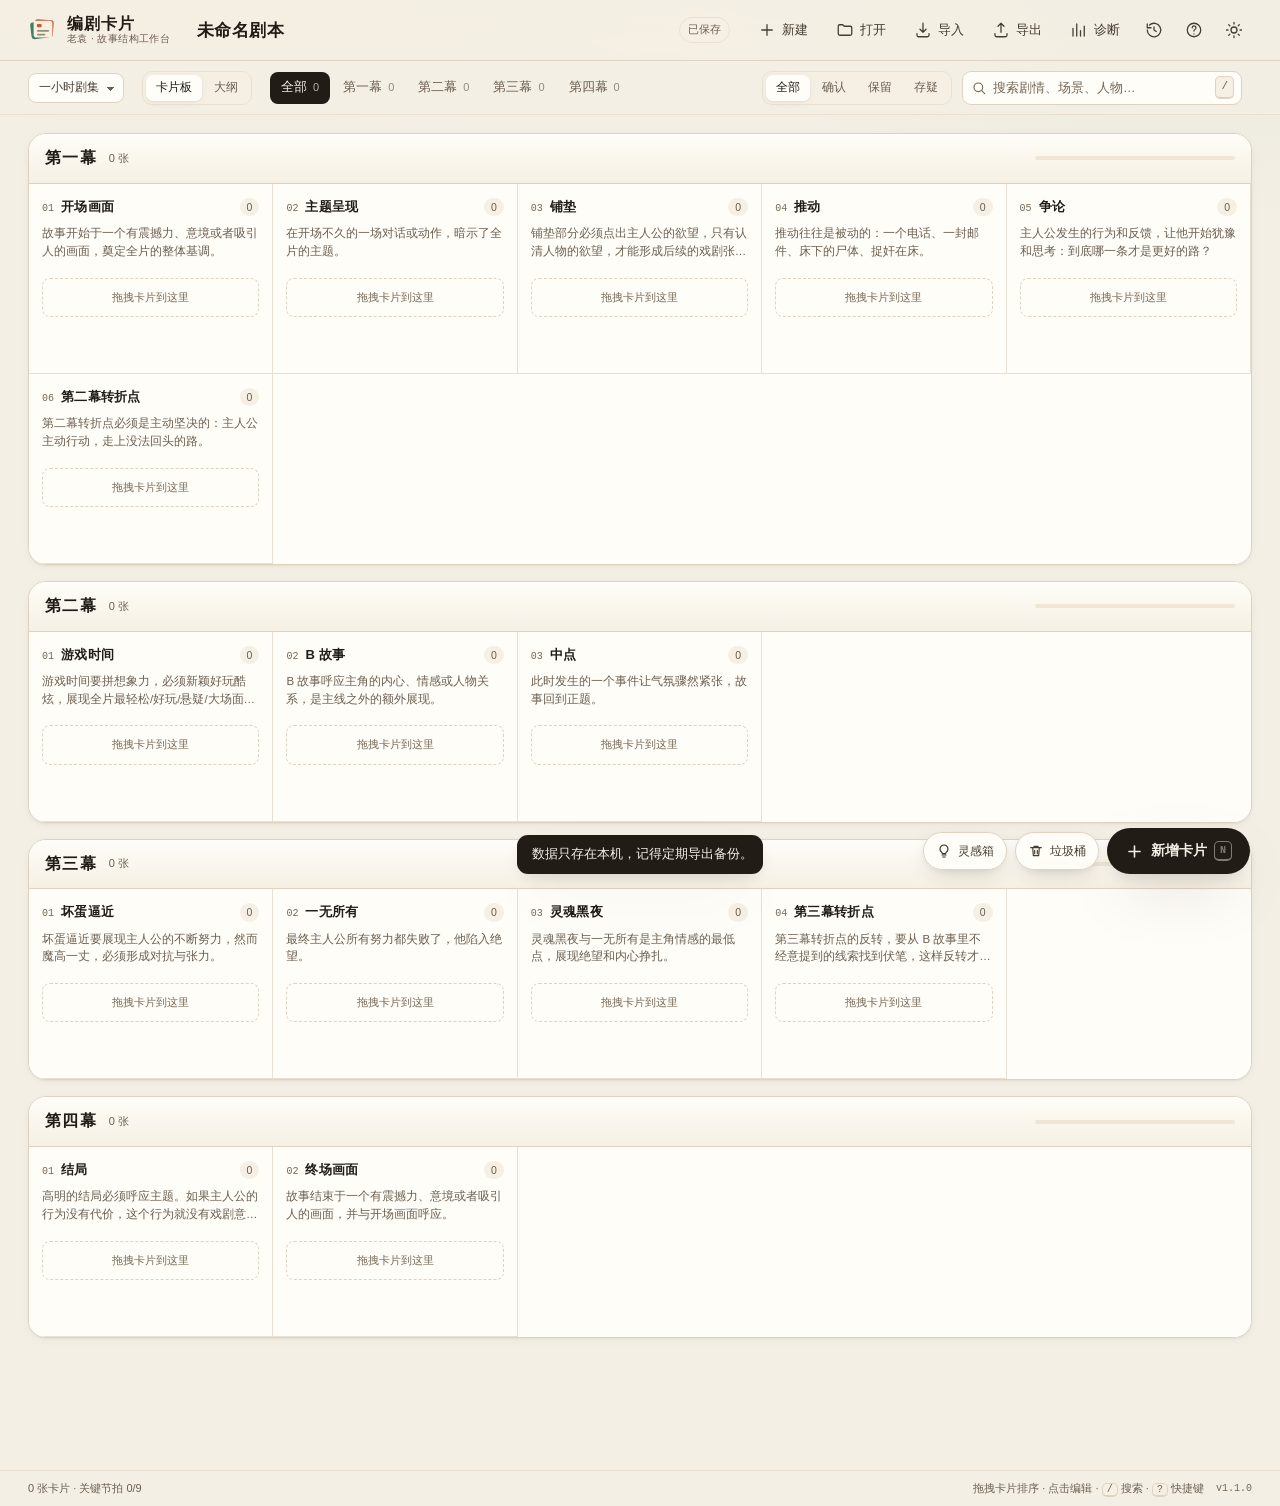
<file: index.html>
<!doctype html>
<html lang="zh-Hans" data-theme="light">
<head>
<meta charset="utf-8">
<meta name="viewport" content="width=device-width, initial-scale=1, viewport-fit=cover">
<title>老袁编剧卡片系统 · 故事结构工作台</title>
<meta name="description" content="老袁编剧卡片系统：用救猫咪节拍表和兔狲文化节拍表拆解故事结构的离线卡片工具。拖拽排序、冲突与情感标注、结构诊断、多项目与导出，全部在浏览器本地完成。">
<meta name="author" content="老袁">
<meta name="color-scheme" content="light dark">
<meta name="theme-color" content="#f6f1e7" media="(prefers-color-scheme: light)">
<meta name="theme-color" content="#16130f" media="(prefers-color-scheme: dark)">
<meta property="og:type" content="website">
<meta property="og:title" content="老袁编剧卡片系统">
<meta property="og:description" content="把故事结构摊在桌面上：救猫咪节拍表 + 兔狲文化节拍表，离线可用。">
<meta property="og:url" content="https://cards.foxlaoy.com/">
<meta property="og:image" content="https://cards.foxlaoy.com/docs/v1.1.0-update-cat-og.jpg">
<meta property="og:image:width" content="1200">
<meta property="og:image:height" content="675">
<link rel="canonical" href="https://cards.foxlaoy.com/">
<link rel="manifest" href="manifest.webmanifest">
<link rel="icon" href="assets/icons/favicon.svg" type="image/svg+xml">
<link rel="apple-touch-icon" href="assets/icons/apple-touch-icon.png">
<link rel="stylesheet" href="assets/app.css">
<script>
  // 在首帧前恢复主题，避免闪白
  (function () {
    try {
      var saved = localStorage.getItem('cardwrite.theme');
      var dark = saved ? saved === 'dark' : matchMedia('(prefers-color-scheme: dark)').matches;
      document.documentElement.dataset.theme = dark ? 'dark' : 'light';
    } catch (e) {}
  })();
</script>
</head>
<body>
<noscript><p style="margin:0;padding:14px 20px;background:#b54a2c;color:#fff;font-size:13px">这个工具需要 JavaScript 才能运行。请在浏览器设置中启用后刷新。</p></noscript>
<a class="skip-link" href="#board">跳到卡片板</a>

<svg class="sprite" aria-hidden="true" focusable="false" xmlns="http://www.w3.org/2000/svg">
  <defs>
    <symbol id="i-plus" viewBox="0 0 24 24"><path d="M12 5v14M5 12h14"/></symbol>
    <symbol id="i-folder" viewBox="0 0 24 24"><path d="M3 7a2 2 0 0 1 2-2h4l2 2h8a2 2 0 0 1 2 2v8a2 2 0 0 1-2 2H5a2 2 0 0 1-2-2z"/></symbol>
    <symbol id="i-import" viewBox="0 0 24 24"><path d="M12 3v12m0 0 4-4m-4 4-4-4M4 17v2a2 2 0 0 0 2 2h12a2 2 0 0 0 2-2v-2"/></symbol>
    <symbol id="i-export" viewBox="0 0 24 24"><path d="M12 15V3m0 0 4 4m-4-4L8 7M4 17v2a2 2 0 0 0 2 2h12a2 2 0 0 0 2-2v-2"/></symbol>
    <symbol id="i-chart" viewBox="0 0 24 24"><path d="M4 20V10m5 10V4m5 16v-7m5 7V7"/></symbol>
    <symbol id="i-help" viewBox="0 0 24 24"><circle cx="12" cy="12" r="9"/><path d="M9.6 9a2.5 2.5 0 1 1 3.5 2.3c-.7.35-1.1.9-1.1 1.7v.4"/><path d="M12 17.2v.1"/></symbol>
    <symbol id="i-search" viewBox="0 0 24 24"><circle cx="11" cy="11" r="6.5"/><path d="m16 16 4.5 4.5"/></symbol>
    <symbol id="i-close" viewBox="0 0 24 24"><path d="m6 6 12 12M18 6 6 18"/></symbol>
    <symbol id="i-trash" viewBox="0 0 24 24"><path d="M4 7h16M9 7V5h6v2m-8 0 1 12h8l1-12M10 11v5m4-5v5"/></symbol>
    <symbol id="i-bulb" viewBox="0 0 24 24"><path d="M9 18h6M10 21h4M12 3a6 6 0 0 0-3.4 10.9c.5.4.9 1 .9 1.7v.4h5v-.4c0-.7.4-1.3.9-1.7A6 6 0 0 0 12 3z"/></symbol>
    <symbol id="i-dots" viewBox="0 0 24 24"><circle cx="5" cy="12" r="1.4"/><circle cx="12" cy="12" r="1.4"/><circle cx="19" cy="12" r="1.4"/></symbol>
    <symbol id="i-check" viewBox="0 0 24 24"><path d="m5 13 4 4 10-10"/></symbol>
    <symbol id="i-undo" viewBox="0 0 24 24"><path d="M9 7H5V3M5.5 7a8 8 0 1 1-1.2 9"/></symbol>
    <symbol id="i-sun" viewBox="0 0 24 24"><circle cx="12" cy="12" r="4"/><path d="M12 2v2m0 16v2M2 12h2m16 0h2M5 5l1.5 1.5M17.5 17.5 19 19M19 5l-1.5 1.5M6.5 17.5 5 19"/></symbol>
    <symbol id="i-moon" viewBox="0 0 24 24"><path d="M20 14.5A8.5 8.5 0 0 1 9.5 4a8.5 8.5 0 1 0 10.5 10.5z"/></symbol>
    <symbol id="i-arrow" viewBox="0 0 24 24"><path d="M5 12h14m-5-5 5 5-5 5"/></symbol>
    <symbol id="i-doc" viewBox="0 0 24 24"><path d="M7 3h7l4 4v14H7z"/><path d="M14 3v4h4M10 12h5m-5 4h5"/></symbol>
    <symbol id="i-grid" viewBox="0 0 24 24"><path d="M4 4h7v7H4zM13 4h7v7h-7zM4 13h7v7H4zM13 13h7v7h-7z"/></symbol>
    <symbol id="i-chevron" viewBox="0 0 24 24"><path d="m6 9 6 6 6-6"/></symbol>
    <symbol id="i-history" viewBox="0 0 24 24"><path d="M3 12a9 9 0 1 0 3-6.7M3 4v5h5"/><path d="M12 8v4l3 2"/></symbol>
    <symbol id="i-print" viewBox="0 0 24 24"><path d="M7 8V3h10v5M7 17H5a2 2 0 0 1-2-2v-4a2 2 0 0 1 2-2h14a2 2 0 0 1 2 2v4a2 2 0 0 1-2 2h-2"/><path d="M7 14h10v7H7z"/></symbol>
  </defs>
</svg>

<header class="appbar">
  <div class="appbar__inner">
    <div class="brand" aria-label="老袁编剧卡片系统">
      <svg class="brand__mark" viewBox="0 0 32 32" aria-hidden="true">
        <rect x="3" y="7" width="20" height="18" rx="3" fill="#3f7f63" transform="rotate(-7 13 16)"/>
        <rect x="7" y="5" width="20" height="18" rx="3" fill="#c25a3a" transform="rotate(4 17 14)"/>
        <rect x="6" y="6" width="20" height="18" rx="3" fill="#f7efe2"/>
        <rect x="9.5" y="9.5" width="5" height="3.6" rx="1" fill="#c25a3a"/>
        <rect x="9.5" y="16" width="13" height="1.8" rx=".9" fill="#9a8a76"/>
        <rect x="9.5" y="20" width="9" height="1.8" rx=".9" fill="#9a8a76"/>
      </svg>
      <span class="brand__text">
        <strong>编剧卡片</strong>
        <span>老袁 · 故事结构工作台</span>
      </span>
    </div>

    <div class="project">
      <label class="visually-hidden" for="project-title">剧本名称</label>
      <input id="project-title" class="project__title" type="text" value="未命名剧本" maxlength="60" autocomplete="off" spellcheck="false">
      <span id="save-state" class="save-state" role="status" aria-live="polite">已保存</span>
    </div>

    <nav class="actions" aria-label="项目操作">
      <button class="btn btn--ghost" id="btn-new" type="button" title="新建项目">
        <svg class="icon"><use href="#i-plus"/></svg><span class="btn__label">新建</span>
      </button>
      <button class="btn btn--ghost" id="btn-open" type="button" title="打开本地保存的项目">
        <svg class="icon"><use href="#i-folder"/></svg><span class="btn__label">打开</span>
      </button>
      <button class="btn btn--ghost" id="btn-import" type="button" title="导入 JSON 项目文件">
        <svg class="icon"><use href="#i-import"/></svg><span class="btn__label">导入</span>
      </button>
      <details class="menu" id="export-menu">
        <summary class="btn btn--ghost" title="导出项目">
          <svg class="icon"><use href="#i-export"/></svg><span class="btn__label">导出</span>
        </summary>
        <div class="menu__panel" role="menu">
          <button type="button" role="menuitem" data-export="json"><strong>项目备份</strong><span>JSON · 可再次导入</span></button>
          <button type="button" role="menuitem" data-export="md"><strong>故事大纲</strong><span>Markdown · 便于写作</span></button>
          <button type="button" role="menuitem" data-export="csv"><strong>卡片表格</strong><span>CSV · Excel / 飞书表格</span></button>
          <button type="button" role="menuitem" data-export="print"><strong>打印 / PDF</strong><span>按幕分页排版</span></button>
        </div>
      </details>
      <button class="btn btn--ghost" id="btn-stats" type="button" title="结构诊断">
        <svg class="icon"><use href="#i-chart"/></svg><span class="btn__label">诊断</span>
      </button>
      <button class="btn btn--icon" id="btn-history" type="button" title="版本历史" aria-label="版本历史">
        <svg class="icon"><use href="#i-history"/></svg>
      </button>
      <button class="btn btn--icon" id="btn-help" type="button" title="帮助与快捷键" aria-label="帮助与快捷键">
        <svg class="icon"><use href="#i-help"/></svg>
      </button>
      <button class="btn btn--icon" id="btn-theme" type="button" title="切换深色模式" aria-label="切换深色模式">
        <svg class="icon icon--sun"><use href="#i-sun"/></svg>
        <svg class="icon icon--moon"><use href="#i-moon"/></svg>
      </button>
      <button class="btn btn--icon btn--more" id="btn-more" type="button" title="更多" aria-label="更多操作" aria-haspopup="menu" aria-expanded="false">
        <svg class="icon"><use href="#i-dots"/></svg>
      </button>
    </nav>
    <div class="more-menu" id="more-menu" role="menu" hidden>
      <button type="button" role="menuitem" data-more="new"><svg class="icon"><use href="#i-plus"/></svg>新建项目</button>
      <button type="button" role="menuitem" data-more="import"><svg class="icon"><use href="#i-import"/></svg>导入 JSON</button>
      <button type="button" role="menuitem" data-more="stats"><svg class="icon"><use href="#i-chart"/></svg>结构诊断</button>
      <button type="button" role="menuitem" data-more="history"><svg class="icon"><use href="#i-history"/></svg>版本历史</button>
      <button type="button" role="menuitem" data-more="help"><svg class="icon"><use href="#i-help"/></svg>帮助与快捷键</button>
    </div>
  </div>
</header>

<div class="toolbar">
  <label class="type-control">
    <span class="visually-hidden">剧本类型</span>
    <select id="script-type">
      <option value="movie">电影</option>
      <option value="tv-hour">一小时剧集</option>
      <option value="tv-half">半小时喜剧</option>
    </select>
  </label>
  <div class="segmented view-switch" id="view-switch" role="group" aria-label="切换视图">
    <button type="button" data-view="board" class="is-active" aria-pressed="true">卡片板</button>
    <button type="button" data-view="outline" aria-pressed="false">大纲</button>
  </div>
  <div class="toolbar__acts" id="act-tabs" role="tablist" aria-label="按幕筛选"></div>
  <div class="toolbar__filters">
    <div class="segmented" id="status-filter" role="group" aria-label="按卡片标记筛选">
      <button type="button" class="is-active" data-status="all" aria-pressed="true">全部</button>
      <button type="button" data-status="confirmed" aria-pressed="false">确认</button>
      <button type="button" data-status="pending" aria-pressed="false">保留</button>
      <button type="button" data-status="question" aria-pressed="false">存疑</button>
    </div>
    <div class="search">
      <svg class="icon" aria-hidden="true"><use href="#i-search"/></svg>
      <label class="visually-hidden" for="search">搜索卡片</label>
      <input id="search" type="search" placeholder="搜索剧情、场景、人物…" autocomplete="off">
      <button type="button" class="search__clear" id="search-clear" aria-label="清除搜索" hidden>
        <svg class="icon"><use href="#i-close"/></svg>
      </button>
      <kbd class="search__kbd" aria-hidden="true">/</kbd>
    </div>
    <span class="result-count" id="result-count" aria-live="polite"></span>
  </div>
</div>

<div class="print-head" id="print-head" aria-hidden="true"></div>
<main class="board" id="board" aria-label="故事结构卡片板"></main>
<div class="outline" id="outline" aria-label="故事大纲" hidden></div>

<div class="fab" id="fab">
  <button class="fab__side" id="btn-ideas" type="button" title="灵感箱">
    <svg class="icon"><use href="#i-bulb"/></svg><span>灵感箱</span><b id="ideas-count" hidden>0</b>
  </button>
  <button class="fab__side" id="btn-trash" type="button" title="垃圾桶">
    <svg class="icon"><use href="#i-trash"/></svg><span>垃圾桶</span><b id="trash-count" hidden>0</b>
  </button>
  <button class="fab__main" id="btn-add" type="button">
    <svg class="icon"><use href="#i-plus"/></svg><span>新增卡片</span><kbd>N</kbd>
  </button>
</div>

<div class="trash-drop" id="trash-drop" aria-hidden="true">
  <svg class="icon"><use href="#i-trash"/></svg>
  <span>松手删除</span>
</div>

<footer class="statusbar">
  <span id="status-summary">0 张卡片</span>
  <span class="statusbar__spacer"></span>
  <span class="statusbar__hint">拖拽卡片排序 · 点击编辑 · <kbd>/</kbd> 搜索 · <kbd>?</kbd> 快捷键</span>
  <span class="statusbar__version" id="version-label"></span>
</footer>

<!-- ============ 编辑卡片 ============ -->
<dialog class="dialog dialog--editor" id="dlg-editor" aria-labelledby="editor-title">
  <form id="card-form" novalidate>
    <header class="dialog__head">
      <h2 id="editor-title">编辑卡片</h2>
      <button type="button" class="btn btn--icon" data-close aria-label="关闭">
        <svg class="icon"><use href="#i-close"/></svg>
      </button>
    </header>
    <div class="dialog__body">
      <div class="grid-2">
        <label class="field">
          <span>幕</span>
          <select id="card-act"></select>
        </label>
        <label class="field">
          <span>节拍</span>
          <select id="card-beat"></select>
        </label>
      </div>

      <div class="field">
        <span class="field__label">卡片标记</span>
        <div class="segmented segmented--status" id="card-status" role="group" aria-label="卡片标记">
          <button type="button" data-status="confirmed">确认</button>
          <button type="button" data-status="pending">保留</button>
          <button type="button" data-status="question">存疑</button>
        </div>
      </div>

      <div class="grid-2 grid-2--scene">
        <label class="field field--narrow">
          <span>场景</span>
          <select id="scene-type">
            <option value="INT">INT.</option>
            <option value="EXT">EXT.</option>
            <option value="I/E">I/E.</option>
          </select>
        </label>
        <label class="field">
          <span>地点</span>
          <input id="scene-place" type="text" maxlength="60" placeholder="例：老袁的工作室" autocomplete="off">
        </label>
      </div>

      <label class="field field--desc">
        <span>剧情内容 <em>2–3 句话讲清这一拍发生了什么</em></span>
        <textarea id="card-desc" rows="5" maxlength="1200" placeholder="描述场景中发生的事件…"></textarea>
        <span class="field__count" id="desc-count">0 / 1200</span>
      </label>

      <fieldset class="fieldset">
        <legend>冲突</legend>
        <div class="grid-3">
          <label class="field"><span>主人公</span><input id="conflict-who" type="text" maxlength="40" placeholder="谁" autocomplete="off"></label>
          <label class="field"><span>目标</span><input id="conflict-goal" type="text" maxlength="60" placeholder="想要什么" autocomplete="off"></label>
          <label class="field"><span>障碍</span><input id="conflict-block" type="text" maxlength="60" placeholder="什么挡着" autocomplete="off"></label>
        </div>
      </fieldset>

      <fieldset class="fieldset">
        <legend>情感变化</legend>
        <div class="emotion-row">
          <div class="segmented segmented--emotion" id="emotion-type" role="group" aria-label="情感方向">
            <button type="button" data-value="positive" title="上扬">+ 上扬</button>
            <button type="button" data-value="negative" title="下沉">− 下沉</button>
            <button type="button" data-value="neutral" title="持平">= 持平</button>
          </div>
          <label class="field field--inline">
            <span class="visually-hidden">情感变化说明</span>
            <input id="emotion-note" type="text" maxlength="80" placeholder="观众的情绪怎么变…" autocomplete="off">
          </label>
        </div>
      </fieldset>
      <label class="field">
        <span>标签 <em>逗号或空格分隔，最多 6 个</em></span>
        <input id="card-tags" type="text" maxlength="80" placeholder="例：雨夜, 信, 反转" autocomplete="off">
      </label>
      <p class="dialog__note" id="editor-idea-note" hidden>这是一条灵感，保存后会从灵感箱移到所选节拍。</p>
    </div>
    <footer class="dialog__foot">
      <button type="button" class="btn btn--danger-ghost" id="btn-delete-card">
        <svg class="icon"><use href="#i-trash"/></svg><span>删除</span>
      </button>
      <button type="button" class="btn btn--ghost" id="btn-duplicate-card">
        <svg class="icon"><use href="#i-grid"/></svg><span>复制</span>
      </button>
      <span class="spacer"></span>
      <button type="button" class="btn btn--ghost" data-close>取消</button>
      <button type="submit" class="btn btn--primary">
        <svg class="icon"><use href="#i-check"/></svg><span>保存</span><kbd>⌘↵</kbd>
      </button>
    </footer>
  </form>
</dialog>

<!-- ============ 快速添加 ============ -->
<dialog class="dialog dialog--quick" id="dlg-quick" aria-labelledby="quick-title">
  <header class="dialog__head">
    <h2 id="quick-title">快速添加</h2>
    <button type="button" class="btn btn--icon" data-close aria-label="关闭">
      <svg class="icon"><use href="#i-close"/></svg>
    </button>
  </header>
  <div class="dialog__body">
    <div class="field">
      <span class="field__label">放到哪一幕</span>
      <div class="chips" id="quick-acts" role="group" aria-label="选择幕"></div>
    </div>
    <div class="field">
      <span class="field__label">放到哪个节拍</span>
      <div class="chips chips--wrap" id="quick-beats" role="group" aria-label="选择节拍"></div>
    </div>
    <label class="field field--desc">
      <span>剧情内容</span>
      <textarea id="quick-desc" rows="4" maxlength="1200" placeholder="一句话也可以，之后再补冲突和情感…"></textarea>
    </label>
    <p class="dialog__note" id="quick-hint"></p>
  </div>
  <footer class="dialog__foot">
    <span class="spacer"></span>
    <button type="button" class="btn btn--ghost" data-close>取消</button>
    <button type="button" class="btn btn--ghost" id="quick-add-more">添加并继续</button>
    <button type="button" class="btn btn--primary" id="quick-add-save">
      <svg class="icon"><use href="#i-check"/></svg><span>添加</span>
    </button>
  </footer>
</dialog>

<!-- ============ 项目 ============ -->
<dialog class="dialog dialog--projects" id="dlg-projects" aria-labelledby="projects-title">
  <header class="dialog__head">
    <h2 id="projects-title">我的项目</h2>
    <button type="button" class="btn btn--icon" data-close aria-label="关闭">
      <svg class="icon"><use href="#i-close"/></svg>
    </button>
  </header>
  <div class="dialog__body">
    <p class="dialog__note">项目保存在这台设备的浏览器里。换设备或清理浏览器数据前，请先导出 JSON 备份。</p>
    <div id="project-list" class="project-list"></div>
  </div>
  <footer class="dialog__foot">
    <button type="button" class="btn btn--ghost" id="btn-save-as">
      <svg class="icon"><use href="#i-plus"/></svg><span>另存为新项目</span>
    </button>
    <span class="spacer"></span>
    <button type="button" class="btn btn--ghost" data-close>关闭</button>
  </footer>
</dialog>

<!-- ============ 结构诊断 ============ -->
<dialog class="dialog dialog--stats" id="dlg-stats" aria-labelledby="stats-title">
  <header class="dialog__head">
    <h2 id="stats-title">结构诊断</h2>
    <button type="button" class="btn btn--icon" data-close aria-label="关闭">
      <svg class="icon"><use href="#i-close"/></svg>
    </button>
  </header>
  <div class="dialog__body" id="stats-body"></div>
  <footer class="dialog__foot">
    <span class="spacer"></span>
    <button type="button" class="btn btn--ghost" data-close>关闭</button>
  </footer>
</dialog>

<!-- ============ 垃圾桶 ============ -->
<dialog class="dialog" id="dlg-trash" aria-labelledby="trash-title">
  <header class="dialog__head">
    <h2 id="trash-title">垃圾桶</h2>
    <button type="button" class="btn btn--icon" data-close aria-label="关闭">
      <svg class="icon"><use href="#i-close"/></svg>
    </button>
  </header>
  <div class="dialog__body">
    <p class="dialog__note">删除的卡片会在这里保留 30 天，可随时恢复。</p>
    <div id="trash-list" class="trash-list"></div>
  </div>
  <footer class="dialog__foot">
    <button type="button" class="btn btn--danger-ghost" id="btn-empty-trash">清空垃圾桶</button>
    <span class="spacer"></span>
    <button type="button" class="btn btn--ghost" data-close>关闭</button>
  </footer>
</dialog>

<!-- ============ 灵感箱 ============ -->
<dialog class="dialog" id="dlg-ideas" aria-labelledby="ideas-title">
  <header class="dialog__head">
    <h2 id="ideas-title">灵感箱</h2>
    <button type="button" class="btn btn--icon" data-close aria-label="关闭">
      <svg class="icon"><use href="#i-close"/></svg>
    </button>
  </header>
  <div class="dialog__body">
    <form class="idea-form" id="idea-form">
      <label class="field field--desc">
        <span>随手记一个还没想好放在哪里的点子</span>
        <textarea id="idea-input" rows="2" maxlength="600" placeholder="例：结尾其实是她自己写的剧本…"></textarea>
      </label>
      <button type="submit" class="btn btn--primary">存入灵感箱</button>
    </form>
    <div id="idea-list" class="idea-list"></div>
  </div>
  <footer class="dialog__foot">
    <span class="spacer"></span>
    <button type="button" class="btn btn--ghost" data-close>关闭</button>
  </footer>
</dialog>

<!-- ============ 帮助 ============ -->
<dialog class="dialog dialog--help" id="dlg-help" aria-labelledby="help-title">
  <header class="dialog__head">
    <h2 id="help-title">怎么用</h2>
    <button type="button" class="btn btn--icon" data-close aria-label="关闭">
      <svg class="icon"><use href="#i-close"/></svg>
    </button>
  </header>
  <div class="dialog__body">
    <section class="help-section">
      <h3>三步开始</h3>
      <ol class="help-steps">
        <li>在顶部选剧本类型：电影、一小时剧集或半小时喜剧。</li>
        <li>点右下角「新增卡片」，或双击任意节拍空白处，写下这一拍发生了什么。</li>
        <li>拖拽卡片调整顺序和归属；点「诊断」看节奏、关键节拍和情感曲线。</li>
        <li>顶部可切换「卡片板 / 大纲」；大纲适合通读和改字，卡片板适合拖拽和总览。</li>
        <li>「版本历史」每隔一段时间自动留档，误删或改坏可以恢复；也可以手动保存版本。</li>
      </ol>
    </section>
    <section class="help-section">
      <h3>快捷键</h3>
      <table class="kbd-table">
        <tbody>
          <tr><td><kbd>N</kbd></td><td>新增卡片</td></tr>
          <tr><td><kbd>/</kbd></td><td>搜索</td></tr>
          <tr><td><kbd>⌘</kbd> / <kbd>Ctrl</kbd> + <kbd>Z</kbd></td><td>撤销</td></tr>
          <tr><td><kbd>⇧⌘Z</kbd> / <kbd>Ctrl+Y</kbd></td><td>重做</td></tr>
          <tr><td><kbd>⌘</kbd> / <kbd>Ctrl</kbd> + <kbd>S</kbd></td><td>导出 JSON 备份</td></tr>
          <tr><td><kbd>⌘</kbd> / <kbd>Ctrl</kbd> + <kbd>↵</kbd></td><td>保存当前卡片</td></tr>
          <tr><td><kbd>Esc</kbd></td><td>关闭弹窗 / 清除搜索</td></tr>
          <tr><td><kbd>?</kbd></td><td>打开这份帮助</td></tr>
        </tbody>
      </table>
    </section>
    <section class="help-section">
      <h3>关于数据</h3>
      <p>所有内容只保存在你自己的浏览器（localStorage），不会上传到任何服务器。清理浏览器数据、换设备或换浏览器都会丢失，请定期用「导出 → 项目备份」保存 JSON 文件。</p>
      <p>旧版（v0.8.x）的自动保存和项目会被自动迁移，第一次打开后建议导出一次备份。</p>
    </section>
    <p class="help-version" id="help-version"></p>
  </div>
  <footer class="dialog__foot">
    <span class="spacer"></span>
    <button type="button" class="btn btn--ghost" data-close>知道了</button>
  </footer>
</dialog>

<!-- ============ 版本历史 ============ -->
<dialog class="dialog dialog--history" id="dlg-history" aria-labelledby="history-title">
  <header class="dialog__head">
    <h2 id="history-title">版本历史</h2>
    <button type="button" class="btn btn--icon" data-close aria-label="关闭">
      <svg class="icon"><use href="#i-close"/></svg>
    </button>
  </header>
  <div class="dialog__body">
    <p class="dialog__note">每次结构性修改会自动留一个版本（最多 60 个）。版本只存在这台设备的浏览器里，换设备请用 JSON 备份。</p>
    <div id="history-list" class="history-list"></div>
  </div>
  <footer class="dialog__foot">
    <button type="button" class="btn btn--ghost" id="btn-snapshot-now">
      <svg class="icon"><use href="#i-plus"/></svg><span>保存当前版本</span>
    </button>
    <button type="button" class="btn btn--danger-ghost" id="btn-clear-history">清空历史</button>
    <span class="spacer"></span>
    <button type="button" class="btn btn--ghost" data-close>关闭</button>
  </footer>
</dialog>

<!-- ============ 通用确认 ============ -->
<dialog class="dialog dialog--confirm" id="dlg-confirm" aria-labelledby="confirm-title">
  <header class="dialog__head">
    <h2 id="confirm-title">确认</h2>
  </header>
  <div class="dialog__body">
    <p id="confirm-body"></p>
  </div>
  <footer class="dialog__foot">
    <span class="spacer"></span>
    <button type="button" class="btn btn--ghost" data-close>取消</button>
    <button type="button" class="btn btn--primary" id="confirm-ok">确定</button>
  </footer>
</dialog>

<div class="toasts" id="toasts" role="region" aria-label="提示" aria-live="polite"></div>

<input type="file" id="file-input" accept=".json,application/json" hidden>

<script src="assets/vendor/sortable.min.js" defer></script>
<script src="assets/app.js" defer></script>
</body>
</html>
</file>
<file: assets/app.css>
/* ==========================================================================
   老袁编剧卡片系统 · 样式
   设计：纸张 / 墨色 / 三点朱砂。单文件，无外部字体与 CDN。
   ========================================================================== */

/* ---------- 设计变量 ---------- */
:root {
  --bg: #f4efe5;
  --bg-deep: #ebe3d4;
  --surface: #fffdf8;
  --surface-2: #f6f0e4;
  --surface-3: #efe6d6;
  --ink: #211c16;
  --ink-soft: #453c31;
  --muted: #6b5f51;
  --faint: #756856;
  --line: #ded3c1;
  --line-soft: #e9e0d1;
  --accent: #b54a2c;
  --accent-soft: #f6e2d9;
  --accent-ink: #fffaf5;
  --ok: #2f7255;
  --ok-soft: #e2efe7;
  --warn: #9a6512;
  --warn-soft: #f7e9cd;
  --danger: #a93636;
  --danger-soft: #f7e0dd;
  --radius-lg: 18px;
  --radius: 12px;
  --radius-sm: 8px;
  --shadow-sm: 0 1px 2px rgba(40, 30, 18, .06), 0 2px 8px rgba(40, 30, 18, .04);
  --shadow-md: 0 8px 24px -8px rgba(40, 30, 18, .22), 0 2px 6px rgba(40, 30, 18, .06);
  --shadow-lg: 0 24px 60px -18px rgba(30, 22, 12, .35), 0 8px 20px -8px rgba(30, 22, 12, .18);
  --font-sans: -apple-system, BlinkMacSystemFont, "PingFang SC", "Hiragino Sans GB", "Microsoft YaHei", "Noto Sans SC", "Segoe UI", sans-serif;
  --font-serif: "Songti SC", "STSong", "Noto Serif SC", "Source Han Serif SC", "SimSun", Georgia, serif;
  --font-mono: ui-monospace, "SF Mono", "JetBrains Mono", Menlo, Consolas, monospace;
  --appbar: 60px;
  --toolbar: 54px;
  --ease: cubic-bezier(.22, .8, .3, 1);
}

html[data-theme="dark"] {
  --bg: #15120e;
  --bg-deep: #100e0b;
  --surface: #1e1a15;
  --surface-2: #262119;
  --surface-3: #2e2820;
  --ink: #f2e9db;
  --ink-soft: #d9cdba;
  --muted: #a89a85;
  --faint: #978b7a;
  --line: #363026;
  --line-soft: #2c261f;
  --accent: #d9714b;
  --accent-soft: #3a241c;
  --accent-ink: #1b120d;
  --ok: #6fbd97;
  --ok-soft: #1b2d25;
  --warn: #d9a85c;
  --warn-soft: #322718;
  --danger: #e07d72;
  --danger-soft: #351d1b;
  --shadow-sm: 0 1px 2px rgba(0, 0, 0, .3);
  --shadow-md: 0 10px 26px -10px rgba(0, 0, 0, .7);
  --shadow-lg: 0 28px 64px -20px rgba(0, 0, 0, .8);
}

/* ---------- 基础 ---------- */
*, *::before, *::after { box-sizing: border-box; }
[hidden] { display: none !important; }
html { -webkit-text-size-adjust: 100%; }
body {
  margin: 0;
  min-height: 100dvh;
  background:
    radial-gradient(1200px 500px at 15% -10%, rgba(181, 74, 44, .07), transparent 60%),
    radial-gradient(900px 400px at 95% 0%, rgba(47, 114, 85, .06), transparent 55%),
    var(--bg);
  color: var(--ink);
  font-family: var(--font-sans);
  font-size: 14px;
  line-height: 1.55;
  -webkit-font-smoothing: antialiased;
  text-rendering: optimizeLegibility;
}
html[data-theme="dark"] body {
  background:
    radial-gradient(1000px 460px at 12% -8%, rgba(217, 113, 75, .1), transparent 60%),
    radial-gradient(800px 380px at 96% 0%, rgba(111, 189, 151, .07), transparent 55%),
    var(--bg);
}
button, input, select, textarea { font: inherit; color: inherit; }
button { cursor: pointer; }
h1, h2, h3, h4 { margin: 0; font-weight: 600; letter-spacing: .01em; }
p { margin: 0; }
kbd {
  font-family: var(--font-mono);
  font-size: 11px;
  padding: 1px 5px;
  border: 1px solid var(--line);
  border-bottom-width: 2px;
  border-radius: 5px;
  background: var(--surface-2);
  color: var(--muted);
}
::selection { background: var(--accent); color: var(--accent-ink); }
:focus-visible { outline: 2px solid var(--accent); outline-offset: 2px; }
.visually-hidden {
  position: absolute !important; width: 1px; height: 1px; margin: -1px;
  padding: 0; overflow: hidden; clip: rect(0 0 0 0); white-space: nowrap; border: 0;
}
.sprite { position: absolute; width: 0; height: 0; overflow: hidden; }
.skip-link {
  position: fixed; top: -60px; left: 12px; z-index: 200;
  background: var(--ink); color: var(--bg); padding: 10px 14px;
  border-radius: 0 0 10px 10px; text-decoration: none; transition: top .18s var(--ease);
}
.skip-link:focus { top: 0; }
.icon {
  width: 18px; height: 18px; flex: none;
  fill: none; stroke: currentColor; stroke-width: 1.7;
  stroke-linecap: round; stroke-linejoin: round;
}
.spacer { flex: 1; }

/* ---------- 顶栏 ---------- */
.appbar {
  position: sticky; top: 0; z-index: 40;
  background: var(--bg);
  background: color-mix(in srgb, var(--bg) 82%, transparent);
  backdrop-filter: saturate(140%) blur(14px);
  -webkit-backdrop-filter: saturate(140%) blur(14px);
  border-bottom: 1px solid var(--line);
}
.appbar__inner {
  display: flex; align-items: center; gap: 16px;
  height: var(--appbar);
  max-width: 1800px; margin: 0 auto;
  padding: 0 clamp(12px, 2.2vw, 28px);
}
.brand { display: flex; align-items: center; gap: 9px; flex: none; }
.brand__mark { width: 30px; height: 30px; }
.brand__text { display: flex; flex-direction: column; line-height: 1.12; }
.brand__text strong { font-family: var(--font-serif); font-size: 16px; letter-spacing: .06em; }
.brand__text span { font-size: 10px; color: var(--muted); letter-spacing: .04em; white-space: nowrap; }

.project { display: flex; align-items: center; gap: 10px; flex: 1; min-width: 0; }
.project__title {
  flex: 1; min-width: 60px; max-width: 520px;
  height: 36px; padding: 0 10px;
  border: 1px solid transparent; border-radius: 9px;
  background: transparent;
  font-family: var(--font-serif); font-size: 17px; font-weight: 600; letter-spacing: .02em;
  text-overflow: ellipsis;
}
.project__title:hover { border-color: var(--line); background: var(--surface); }
.project__title:focus { border-color: var(--accent); background: var(--surface); outline: none; box-shadow: 0 0 0 3px color-mix(in srgb, var(--accent) 14%, transparent); }
.save-state {
  flex: none; font-size: 11px; color: var(--muted);
  padding: 3px 8px; border-radius: 20px; background: var(--surface-2);
  border: 1px solid var(--line-soft); white-space: nowrap;
  transition: color .2s, background .2s;
}
.save-state.is-dirty { color: var(--warn); background: var(--warn-soft); border-color: transparent; }
.save-state.is-error { color: var(--danger); background: var(--danger-soft); border-color: transparent; }

.actions { display: flex; align-items: center; gap: 4px; flex: none; }
.btn {
  display: inline-flex; align-items: center; justify-content: center; gap: 6px;
  height: 36px; padding: 0 11px;
  border: 1px solid transparent; border-radius: 9px;
  background: transparent; color: var(--ink-soft);
  font-size: 13px; font-weight: 500; white-space: nowrap;
  transition: background .16s, color .16s, border-color .16s, transform .12s;
  -webkit-tap-highlight-color: transparent;
}
.btn:hover { background: var(--surface-2); color: var(--ink); }
.btn:active { transform: translateY(1px); }
.btn--icon { width: 36px; padding: 0; }
.btn--ghost { border-color: transparent; }
.btn--primary {
  background: var(--accent); color: var(--accent-ink); border-color: var(--accent);
  box-shadow: 0 4px 12px -6px color-mix(in srgb, var(--accent) 70%, transparent);
}
.btn--primary:hover { background: color-mix(in srgb, var(--accent) 88%, #000); color: var(--accent-ink); }
.btn--primary kbd { background: rgba(255, 255, 255, .18); border-color: rgba(255, 255, 255, .28); color: inherit; }
.btn--ghost:hover { border-color: var(--line); background: var(--surface); }
.btn--danger { background: var(--danger); border-color: var(--danger); color: #fff; }
.btn--danger:hover { background: color-mix(in srgb, var(--danger) 85%, #000); color: #fff; }
.btn--danger-ghost { color: var(--danger); }
.btn--danger-ghost:hover { background: var(--danger-soft); color: var(--danger); }
.btn__label { font-size: 13px; }
.btn--more { display: none; }
.more-menu {
  position: absolute; right: clamp(12px, 2.2vw, 28px); top: calc(var(--appbar) - 6px); z-index: 70;
  min-width: 178px; padding: 6px;
  background: var(--surface); border: 1px solid var(--line);
  border-radius: 12px; box-shadow: var(--shadow-lg);
  animation: pop .14s var(--ease);
}
.more-menu button {
  display: flex; align-items: center; gap: 9px; width: 100%;
  padding: 9px 10px; border: 0; border-radius: 8px;
  background: transparent; text-align: left; font-size: 13px; color: var(--ink-soft);
}
.more-menu button:hover { background: var(--surface-2); color: var(--ink); }
.more-menu .icon { width: 16px; height: 16px; color: var(--muted); }


.icon--moon { display: none; }
html[data-theme="dark"] .icon--sun { display: none; }
html[data-theme="dark"] .icon--moon { display: block; }

/* 下拉菜单 */
.menu { position: relative; }
.menu > summary { list-style: none; }
.menu > summary::-webkit-details-marker { display: none; }
.menu[open] > summary { background: var(--surface-2); color: var(--ink); }
.menu__panel {
  position: absolute; right: 0; top: calc(100% + 8px); z-index: 60;
  width: 232px; padding: 6px;
  background: var(--surface); border: 1px solid var(--line);
  border-radius: 12px; box-shadow: var(--shadow-lg);
  animation: pop .14s var(--ease);
}
.menu__panel button {
  display: flex; flex-direction: column; gap: 1px; width: 100%;
  padding: 9px 10px; border: 0; border-radius: 8px;
  background: transparent; text-align: left;
}
.menu__panel button:hover { background: var(--surface-2); }
.menu__panel strong { font-size: 13px; font-weight: 600; }
.menu__panel span { font-size: 11px; color: var(--muted); }

/* ---------- 工具条 ---------- */
.toolbar {
  position: sticky; top: var(--appbar); z-index: 30;
  display: flex; align-items: center; gap: 18px;
  min-height: var(--toolbar);
  padding: 8px clamp(12px, 2.2vw, 28px);
  background: var(--bg);
  background: color-mix(in srgb, var(--bg) 86%, transparent);
  backdrop-filter: saturate(140%) blur(12px);
  -webkit-backdrop-filter: saturate(140%) blur(12px);
  border-bottom: 1px solid var(--line-soft);
}
.type-control { position: relative; flex: none; }
.type-control select {
  height: 30px; padding: 0 24px 0 10px;
  border: 1px solid var(--line); border-radius: 8px;
  background: var(--surface); color: var(--ink-soft);
  font-size: 12px; appearance: none; -webkit-appearance: none;
  background-image: linear-gradient(45deg, transparent 50%, var(--muted) 50%), linear-gradient(135deg, var(--muted) 50%, transparent 50%);
  background-position: calc(100% - 12px) 13px, calc(100% - 8px) 13px;
  background-size: 4px 4px, 4px 4px;
  background-repeat: no-repeat;
}
.type-control select:focus { outline: none; border-color: var(--accent); }

.toolbar__acts { display: flex; gap: 2px; overflow-x: auto; scrollbar-width: none; flex: none; max-width: 42vw; }
.toolbar__acts::-webkit-scrollbar { display: none; }
.toolbar__acts button {
  display: inline-flex; align-items: center; gap: 6px;
  height: 32px; padding: 0 11px; border: 0; border-radius: 8px;
  background: transparent; color: var(--muted); font-size: 12.5px; font-weight: 500;
  white-space: nowrap;
}
.toolbar__acts button:hover { background: var(--surface-2); color: var(--ink); }
.toolbar__acts button[aria-selected="true"] { background: var(--ink); color: var(--bg); }
.toolbar__acts button b { font-weight: 500; font-size: 11px; opacity: .7; }
.toolbar__filters { display: flex; align-items: center; gap: 10px; flex: 1; min-width: 0; justify-content: flex-end; }

.segmented {
  display: inline-flex; padding: 3px; gap: 2px; flex: none;
  background: var(--surface-2); border: 1px solid var(--line-soft); border-radius: 10px;
}
.segmented button {
  height: 26px; padding: 0 10px; border: 0; border-radius: 7px;
  background: transparent; color: var(--muted); font-size: 12px; white-space: nowrap;
  transition: background .15s, color .15s, box-shadow .15s;
}
.segmented button:hover { color: var(--ink); }
.segmented button.is-active { background: var(--surface); color: var(--ink); box-shadow: var(--shadow-sm); font-weight: 500; }
.segmented--status button[data-status="confirmed"].is-active { color: var(--ok); }
.segmented--status button[data-status="pending"].is-active { color: var(--warn); }
.segmented--status button[data-status="question"].is-active { color: var(--danger); }
.segmented--emotion button[data-value="positive"].is-active { color: var(--ok); }
.segmented--emotion button[data-value="negative"].is-active { color: var(--danger); }
.segmented--emotion button[data-value="neutral"].is-active { color: var(--muted); }

.search {
  position: relative; display: flex; align-items: center;
  width: clamp(150px, 22vw, 280px); flex: none;
}
.search .icon { position: absolute; left: 9px; width: 16px; height: 16px; color: var(--faint); pointer-events: none; }
.search input {
  width: 100%; height: 34px; padding: 0 30px 0 30px;
  border: 1px solid var(--line); border-radius: 9px;
  background: var(--surface); font-size: 12.5px;
}
.search input::placeholder { color: var(--faint); }
.search input:focus { outline: none; border-color: var(--accent); box-shadow: 0 0 0 3px color-mix(in srgb, var(--accent) 12%, transparent); }
.search input::-webkit-search-cancel-button { display: none; }
.search__clear {
  position: absolute; right: 3px; display: grid; place-items: center;
  width: 26px; height: 26px; border: 0; border-radius: 6px;
  background: transparent; color: var(--muted);
}
.search__clear:hover { background: var(--surface-2); }
.search__clear .icon { position: static; width: 14px; height: 14px; }
.search__kbd { position: absolute; right: 8px; pointer-events: none; }
.search:focus-within .search__kbd { display: none; }
.search__clear:not([hidden]) ~ .search__kbd { display: none; }
.result-count { font-size: 11.5px; color: var(--muted); white-space: nowrap; min-width: 0; }

/* ---------- 板 ---------- */
.board {
  display: flex; flex-direction: column; gap: 16px;
  width: 100%; max-width: 1800px; margin: 0 auto;
  padding: 18px clamp(12px, 2.2vw, 28px) 132px;
}
.act {
  background: var(--surface);
  border: 1px solid var(--line);
  border-radius: var(--radius-lg);
  overflow: hidden;
  box-shadow: var(--shadow-sm);
  animation: rise .3s var(--ease) both;
}
.act.is-hidden { display: none; }
.act__head {
  display: flex; align-items: center; gap: 12px;
  padding: 12px 16px;
  border-bottom: 1px solid var(--line);
  background: linear-gradient(180deg, var(--surface), var(--surface-2));
}
.act__title { font-family: var(--font-serif); font-size: 16px; letter-spacing: .08em; }
.act__count { font-size: 11px; color: var(--muted); }
.act__progress {
  flex: 1; max-width: 200px; height: 4px; margin-left: auto;
  background: var(--surface-3); border-radius: 99px; overflow: hidden;
}
.act__progress i { display: block; height: 100%; width: 0; background: var(--accent); border-radius: 99px; transition: width .4s var(--ease); }
.act__beats {
  display: grid;
  background-image: radial-gradient(var(--line-soft) 1px, transparent 1px);
  background-size: 18px 18px;
  grid-template-columns: repeat(auto-fill, minmax(220px, 1fr));
  gap: 0;
  background: var(--surface);
}
.beat {
  display: flex; flex-direction: column; gap: 8px;
  min-width: 0; min-height: 190px;
  padding: 13px 13px 11px;
  background: var(--surface);
  border-right: 1px solid var(--line-soft);
  border-bottom: 1px solid var(--line-soft);
  transition: background .15s;
}
.beat:hover { background: color-mix(in srgb, var(--surface) 65%, var(--surface-2)); }
.beat__head { display: flex; align-items: baseline; gap: 7px; }
.beat__num { font-family: var(--font-mono); font-size: 10px; color: var(--faint); flex: none; }
.beat__title { font-size: 13px; font-weight: 600; letter-spacing: .02em; }
.beat__count {
  margin-left: auto; font-size: 10.5px; color: var(--muted);
  background: var(--surface-2); border-radius: 20px; padding: 1px 7px;
}
.beat__hint {
  cursor: pointer;
  font-size: 11.5px; line-height: 1.55; color: var(--muted);
  display: -webkit-box; -webkit-line-clamp: 2; -webkit-box-orient: vertical; overflow: hidden;
}
.beat__hint.is-open { -webkit-line-clamp: unset; }
.cards {
  display: flex; flex-direction: column; gap: 7px;
  min-height: 46px; flex: 1;
  border-radius: 8px;
  transition: background .15s, outline-color .15s;
  outline: 2px dashed transparent; outline-offset: -2px;
}
.cards:empty { justify-content: center; }
.cards:empty::before {
  content: "拖拽卡片到这里";
  display: block; padding: 10px 8px; text-align: center;
  font-size: 11px; color: var(--faint);
  border: 1px dashed var(--line); border-radius: 8px;
}
.cards.is-drop-target { outline-color: color-mix(in srgb, var(--accent) 40%, transparent); background: color-mix(in srgb, var(--accent) 4%, transparent); }
.beat.is-dim { opacity: .42; }
.beat.is-filled .beat__count { color: var(--ink-soft); background: var(--surface-3); }
.beat__count.is-over { color: var(--warn); background: var(--warn-soft); }
.beat__add {
  display: inline-flex; align-items: center; justify-content: center; gap: 4px;
  height: 28px; border: 1px dashed var(--line); border-radius: 8px;
  background: transparent; color: var(--muted); font-size: 11.5px;
  opacity: 0; transition: opacity .15s, border-color .15s, color .15s;
}
.beat:hover .beat__add, .beat:focus-within .beat__add { opacity: 1; }
.beat__add:hover { border-color: var(--accent); color: var(--accent); opacity: 1; }

/* ---------- 卡片 ---------- */
.card {
  --status: var(--ok);
  position: relative;
  display: flex; flex-direction: column; gap: 5px;
  padding: 9px 11px 9px 13px;
  background: var(--surface);
  border: 1px solid var(--line);
  border-left: 3px solid var(--status);
  border-radius: 9px;
  box-shadow: 0 1px 2px rgba(40, 30, 18, .05);
  cursor: pointer;
  transition: transform .14s var(--ease), box-shadow .14s, border-color .14s, background .14s;
  touch-action: manipulation;
}
html[data-theme="dark"] .card { background: var(--surface-2); box-shadow: none; }
.card:hover { transform: translateY(-1px); box-shadow: var(--shadow-md); border-color: var(--line); background: var(--surface); }
html[data-theme="dark"] .card:hover { background: var(--surface-3); }
.card:active { transform: translateY(0); }
.card[data-status="pending"] { --status: var(--warn); }
.card[data-status="question"] { --status: var(--danger); }
.card.is-hidden { display: none; }
.card.is-chosen { border-color: var(--accent); }
.card.is-ghost { opacity: .32; background: var(--accent-soft); }
.card.is-drag { transform: rotate(1.2deg) scale(1.02); box-shadow: var(--shadow-lg); cursor: grabbing; }
.card__top { display: flex; align-items: center; gap: 6px; min-width: 0; }
.card__dot { width: 6px; height: 6px; border-radius: 50%; background: var(--status); flex: none; }
.card__loc {
  font-size: 10.5px; font-weight: 600; letter-spacing: .04em; color: var(--muted);
  white-space: nowrap; overflow: hidden; text-overflow: ellipsis;
}
.card__more {
  margin-left: auto; flex: none;
  display: grid; place-items: center;
  width: 22px; height: 22px; padding: 0;
  border: 0; border-radius: 6px; background: transparent; color: var(--faint);
  opacity: 0; transition: opacity .15s, background .15s;
}
.card:hover .card__more, .card:focus-within .card__more { opacity: 1; }
.card__more:hover { background: var(--surface-2); color: var(--ink); }
.card__more .icon { width: 15px; height: 15px; }
.card__desc {
  font-size: 12.5px; line-height: 1.62; color: var(--ink);
  white-space: pre-wrap;
  overflow-wrap: anywhere;
  display: -webkit-box; -webkit-line-clamp: 4; -webkit-box-orient: vertical; overflow: hidden;
}
.card__meta { display: flex; align-items: center; gap: 6px; flex-wrap: wrap; margin-top: 1px; }
.tag {
  display: inline-flex; align-items: center; gap: 3px;
  padding: 0 6px; height: 18px; border-radius: 5px;
  font-size: 10px; font-weight: 500; letter-spacing: .02em;
  background: var(--surface-2); color: var(--muted);
}
.tag--pos { color: var(--ok); background: var(--ok-soft); }
.tag--neg { color: var(--danger); background: var(--danger-soft); }
.tag--neu { color: var(--muted); background: var(--surface-2); }
.tag--conflict { max-width: 100%; overflow: hidden; text-overflow: ellipsis; white-space: nowrap; display: inline-block; line-height: 18px; }
.card__note { font-size: 10.5px; color: var(--faint); margin-left: auto; white-space: nowrap; }
.card__empty { color: var(--faint); }
.card__loc:empty { display: none; }

.chips { display: flex; gap: 6px; flex-wrap: nowrap; overflow-x: auto; scrollbar-width: none; padding: 1px; }
.chips::-webkit-scrollbar { display: none; }
.chips--wrap { flex-wrap: wrap; overflow: visible; }
.chip {
  flex: none; height: 30px; padding: 0 12px;
  border: 1px solid var(--line); border-radius: 999px;
  background: var(--surface); color: var(--muted); font-size: 12px;
  transition: background .15s, color .15s, border-color .15s;
}
.chip:hover { border-color: var(--accent); color: var(--ink); }
.chip.is-active { background: var(--ink); border-color: var(--ink); color: var(--bg); }

/* 拖拽排序状态 */
body.is-dragging .fab, body.is-dragging .beat__add { opacity: 0; pointer-events: none; }
body.is-dragging .toasts { opacity: 0; pointer-events: none; }
body.is-dragging .card:hover { transform: none; }
.trash-drop {
  position: fixed; left: 50%; bottom: 26px; z-index: 110;
  display: flex; align-items: center; gap: 8px;
  padding: 12px 20px; border-radius: 999px;
  background: var(--danger); color: #fff; font-size: 13px; font-weight: 500;
  box-shadow: var(--shadow-lg);
  transform: translate(-50%, 180%); transition: transform .22s var(--ease), visibility .22s;
  pointer-events: none; visibility: hidden;
}
.trash-drop.is-visible { transform: translate(-50%, 0); visibility: visible; pointer-events: auto; }
.trash-drop.is-over { transform: translate(-50%, -6px) scale(1.06); background: #8f2a2a; }
.trash-drop .icon { width: 20px; height: 20px; }

/* ---------- 浮动按钮 ---------- */
.fab {
  position: fixed; right: clamp(14px, 2.4vw, 30px); bottom: clamp(14px, 2.4vw, 26px); z-index: 50;
  display: flex; align-items: center; gap: 8px;
  transition: opacity .15s;
}
.fab__side {
  display: inline-flex; align-items: center; gap: 6px;
  height: 38px; padding: 0 12px;
  border: 1px solid var(--line); border-radius: 999px;
  background: var(--surface);
  background: color-mix(in srgb, var(--surface) 92%, transparent);
  backdrop-filter: blur(10px);
  color: var(--ink-soft); font-size: 12px;
  box-shadow: var(--shadow-md);
}
.fab__side:hover { background: var(--surface); color: var(--ink); }
.fab__side .icon { width: 16px; height: 16px; }
.fab__side b {
  min-width: 17px; height: 17px; padding: 0 4px;
  display: inline-grid; place-items: center;
  background: var(--accent); color: var(--accent-ink);
  border-radius: 20px; font-size: 10px; font-weight: 600;
}
.fab__main {
  display: inline-flex; align-items: center; gap: 7px;
  height: 46px; padding: 0 18px;
  border: 0; border-radius: 999px;
  background: var(--ink); color: var(--bg);
  font-size: 13.5px; font-weight: 600;
  box-shadow: var(--shadow-lg);
  transition: transform .16s var(--ease), background .16s;
}
.fab__main:hover { transform: translateY(-2px); background: color-mix(in srgb, var(--ink) 86%, var(--accent)); }
.fab__main:active { transform: translateY(0); }
.fab__main .icon { width: 19px; height: 19px; stroke-width: 2; }
.fab__main kbd { background: transparent; border-color: currentColor; color: inherit; opacity: .45; font-size: 10px; }

/* ---------- 状态条 ---------- */
.statusbar {
  display: flex; align-items: center; gap: 12px;
  padding: 9px clamp(12px, 2.2vw, 28px);
  border-top: 1px solid var(--line-soft);
  font-size: 11px; color: var(--muted);
  background: var(--bg);
}
.statusbar__spacer { flex: 1; }
.statusbar__hint kbd { font-size: 10px; padding: 0 4px; }
.statusbar__version { font-family: var(--font-mono); font-size: 10px; color: var(--faint); }

/* ---------- 弹窗 ---------- */
.dialog {
  width: min(760px, calc(100vw - 28px));
  max-height: min(88vh, 920px);
  padding: 0; border: 0; border-radius: 20px;
  background: var(--surface); color: var(--ink);
  box-shadow: var(--shadow-lg);
  overflow: hidden;
}
.dialog::backdrop { background: rgba(24, 18, 12, .46); backdrop-filter: blur(3px); }
html[data-theme="dark"] .dialog::backdrop { background: rgba(0, 0, 0, .62); }
.dialog[open] { display: flex; flex-direction: column; animation: pop .18s var(--ease); }
.dialog > form { display: flex; flex-direction: column; flex: 1 1 auto; min-height: 0; }
.dialog__head, .dialog__foot { flex: 0 0 auto; }
.dialog__head {
  display: flex; align-items: center; gap: 12px;
  padding: 15px 18px 13px 22px;
  border-bottom: 1px solid var(--line-soft);
}
.dialog__head h2 { font-family: var(--font-serif); font-size: 18px; letter-spacing: .06em; }
.dialog__head .btn { margin-left: auto; }
.dialog__body {
  padding: 18px 22px;
  display: flex; flex-direction: column; gap: 15px;
  flex: 1 1 auto; min-height: 0;
  overflow: auto; overscroll-behavior: contain;
}
.dialog__foot {
  display: flex; align-items: center; gap: 8px;
  padding: 12px 18px 14px 22px;
  border-top: 1px solid var(--line-soft);
  background: var(--surface);
}
.dialog__foot .btn { height: 38px; }
.dialog__note { font-size: 11.5px; line-height: 1.6; color: var(--muted); background: var(--surface-2); border-radius: 9px; padding: 9px 12px; }
.dialog--quick { width: min(560px, calc(100vw - 28px)); }
.dialog--projects { width: min(680px, calc(100vw - 28px)); }
.dialog--stats { width: min(820px, calc(100vw - 28px)); }
.dialog--help { width: min(620px, calc(100vw - 28px)); }
.dialog--confirm { width: min(430px, calc(100vw - 28px)); }

/* ---------- 表单 ---------- */
.field { display: flex; flex-direction: column; gap: 5px; min-width: 0; }
.field > span, .field__label { font-size: 11.5px; font-weight: 500; color: var(--muted); letter-spacing: .02em; }
.field > span em { font-style: normal; font-weight: 400; color: var(--faint); margin-left: 6px; }
.field input, .field select, .field textarea {
  width: 100%; padding: 8px 10px;
  border: 1px solid var(--line); border-radius: 9px;
  background: var(--surface); color: var(--ink);
  font-size: 13px; transition: border-color .15s, box-shadow .15s;
}
.field input, .field select { height: 38px; }
.field textarea { resize: vertical; min-height: 92px; line-height: 1.65; }
.field input:focus, .field select:focus, .field textarea:focus {
  outline: none; border-color: var(--accent);
  box-shadow: 0 0 0 3px color-mix(in srgb, var(--accent) 12%, transparent);
}
.field input::placeholder, .field textarea::placeholder { color: var(--faint); }
.field--desc { position: relative; }
.field__count { position: absolute; right: 9px; bottom: 7px; font-size: 10px; color: var(--faint); font-family: var(--font-mono); }
.grid-2 { display: grid; grid-template-columns: 1fr 1fr; gap: 12px; }
.grid-2--scene { grid-template-columns: 96px 1fr; }
.grid-3 { display: grid; grid-template-columns: 1fr 1fr 1fr; gap: 10px; }
.fieldset { margin: 0; padding: 0; border: 0; display: flex; flex-direction: column; gap: 9px; }
.fieldset legend { padding: 0; font-size: 11.5px; font-weight: 500; color: var(--muted); letter-spacing: .02em; }
.emotion-row { display: flex; align-items: center; gap: 10px; flex-wrap: wrap; }
.emotion-row .segmented { flex: none; }
.field--inline { flex: 1; min-width: 160px; }
.segmented--status { align-self: flex-start; }
.segmented--status button { height: 28px; padding: 0 14px; }
.segmented--emotion button { height: 28px; padding: 0 9px; }

/* ---------- 项目列表 ---------- */
.project-list { display: flex; flex-direction: column; gap: 8px; }
.project-item {
  display: flex; align-items: center; gap: 12px;
  padding: 11px 13px; border: 1px solid var(--line); border-radius: 11px;
  background: var(--surface);
}
.project-item.is-current { border-color: var(--accent); background: var(--accent-soft); }
.project-item__main { flex: 1; min-width: 0; }
.project-item__name {
  font-size: 13.5px; font-weight: 600; letter-spacing: .01em;
  white-space: nowrap; overflow: hidden; text-overflow: ellipsis;
}
.project-item__name input {
  width: 100%; height: 26px; padding: 0 6px; font-size: 13.5px; font-weight: 600;
  border: 1px solid var(--line); border-radius: 6px; background: var(--surface);
}
.project-item__meta { display: flex; gap: 8px; font-size: 11px; color: var(--muted); margin-top: 2px; }
.project-item__actions { display: flex; gap: 2px; flex: none; }
.project-item__actions .btn { height: 30px; padding: 0 8px; font-size: 12px; }
.project-empty { padding: 26px 10px; text-align: center; color: var(--muted); font-size: 12.5px; }

/* ---------- 诊断 ---------- */
.stat-grid { display: grid; grid-template-columns: repeat(4, 1fr); gap: 10px; }
.stat {
  padding: 13px 14px; border: 1px solid var(--line); border-radius: 12px;
  background: var(--surface-2);
}
.stat__num { font-family: var(--font-serif); font-size: 26px; line-height: 1.1; letter-spacing: .02em; }
.stat__num small { font-family: var(--font-sans); font-size: 11px; color: var(--muted); margin-left: 3px; }
.stat__label { font-size: 11px; color: var(--muted); margin-top: 3px; }
.stats-block { display: flex; flex-direction: column; gap: 9px; }
.stats-block h3 { font-family: var(--font-serif); font-size: 14px; letter-spacing: .08em; }
.bars { display: flex; flex-direction: column; gap: 6px; }
.bar-row { display: grid; grid-template-columns: 76px 1fr 42px; align-items: center; gap: 10px; font-size: 11.5px; }
.bar-row span:first-child { color: var(--muted); white-space: nowrap; overflow: hidden; text-overflow: ellipsis; }
.bar { height: 7px; border-radius: 99px; background: var(--surface-3); overflow: hidden; }
.bar i { display: block; height: 100%; border-radius: 99px; background: var(--accent); opacity: .8; }
.bar-row b { font-weight: 500; text-align: right; color: var(--muted); font-size: 11px; }
.curve { width: 100%; height: 84px; display: block; }
.curve__line { fill: none; stroke: var(--accent); stroke-width: 2; stroke-linejoin: round; stroke-linecap: round; }
.curve__area { fill: color-mix(in srgb, var(--accent) 12%, transparent); }
.curve__zero { stroke: var(--line); stroke-dasharray: 3 3; }
.curve__dot { fill: var(--accent); }
.advice { list-style: none; padding: 0; margin: 0; display: flex; flex-direction: column; gap: 7px; }
.advice li {
  display: flex; gap: 8px; align-items: flex-start;
  font-size: 12px; line-height: 1.6; color: var(--ink-soft);
  padding: 8px 11px; border-radius: 9px; background: var(--surface-2);
}
.advice li::before { content: ""; width: 5px; height: 5px; margin-top: 7px; border-radius: 50%; background: var(--muted); flex: none; }
.advice li.is-good::before { background: var(--ok); }
.advice li.is-warn::before { background: var(--warn); }
.advice li.is-bad::before { background: var(--danger); }
.status-split { display: flex; height: 9px; border-radius: 99px; overflow: hidden; background: var(--surface-3); }
.status-split i { height: 100%; }
.status-split .s-confirmed { background: var(--ok); }
.status-split .s-pending { background: var(--warn); }
.status-split .s-question { background: var(--danger); }
.status-legend { display: flex; gap: 14px; font-size: 11px; color: var(--muted); }
.status-legend span { display: inline-flex; align-items: center; gap: 5px; }
.status-legend i { width: 7px; height: 7px; border-radius: 2px; display: inline-block; }

/* ---------- 灵感箱 / 垃圾桶 ---------- */
.idea-form { display: flex; flex-direction: column; gap: 8px; }
.idea-form .btn { align-self: flex-end; }
.idea-list, .trash-list { display: flex; flex-direction: column; gap: 8px; }
.idea-item, .trash-item {
  display: flex; align-items: flex-start; gap: 10px;
  padding: 10px 12px; border: 1px solid var(--line); border-radius: 10px;
  background: var(--surface);
}
.idea-item__text, .trash-item__text { flex: 1; font-size: 12.5px; line-height: 1.6; overflow-wrap: anywhere; }
.idea-item__text small, .trash-item__text small { display: block; font-size: 10.5px; color: var(--faint); margin-top: 3px; }
.idea-item__actions, .trash-item__actions { display: flex; gap: 2px; flex: none; }
.idea-item__actions .btn, .trash-item__actions .btn { height: 28px; padding: 0 8px; font-size: 11.5px; }
.list-empty { padding: 22px 8px; text-align: center; font-size: 12px; color: var(--muted); }

/* ---------- 帮助 ---------- */
.help-section { display: flex; flex-direction: column; gap: 8px; }
.help-section h3 { font-family: var(--font-serif); font-size: 14px; letter-spacing: .08em; }
.help-section p { font-size: 12.5px; line-height: 1.7; color: var(--ink-soft); }
.help-steps { margin: 0; padding-left: 18px; display: flex; flex-direction: column; gap: 5px; font-size: 12.5px; line-height: 1.7; color: var(--ink-soft); }
.kbd-table { width: 100%; border-collapse: collapse; font-size: 12px; }
.kbd-table td { padding: 5px 0; border-bottom: 1px solid var(--line-soft); color: var(--ink-soft); }
.kbd-table td:first-child { width: 46%; white-space: nowrap; }
.kbd-table tr:last-child td { border-bottom: 0; }
.help-version { font-size: 11px; color: var(--faint); font-family: var(--font-mono); }

/* ---------- 提示 ---------- */
.toasts {
  position: fixed; left: 50%; bottom: 26px; z-index: 100;
  display: flex; flex-direction: column; align-items: center; gap: 8px;
  transform: translateX(-50%); pointer-events: none;
  width: min(440px, calc(100vw - 24px));
}
.toast {
  display: flex; align-items: center; gap: 10px;
  padding: 10px 10px 10px 15px; border-radius: 11px;
  background: var(--ink); color: var(--bg);
  font-size: 12.5px; box-shadow: var(--shadow-lg);
  pointer-events: auto;
  animation: toast-in .22s var(--ease);
  max-width: 100%;
}
.toast__msg { flex: 1; }
.toast__action {
  flex: none; border: 0; border-radius: 7px; padding: 5px 9px;
  background: rgba(255, 255, 255, .14); color: inherit; font-size: 12px; font-weight: 500;
}
.toast__action:hover { background: rgba(255, 255, 255, .24); }
.toast--error { background: var(--danger); color: #fff; }
.toast.is-out { animation: toast-out .18s var(--ease) forwards; }

/* 卡片操作浮层 */
.popover {
  position: fixed; z-index: 120; min-width: 158px; padding: 5px;
  background: var(--surface); border: 1px solid var(--line);
  border-radius: 11px; box-shadow: var(--shadow-lg);
  animation: pop .12s var(--ease);
}
.popover button {
  display: flex; align-items: center; gap: 8px; width: 100%;
  padding: 7px 9px; border: 0; border-radius: 7px;
  background: transparent; text-align: left; font-size: 12.5px; color: var(--ink-soft);
}
.popover button:hover, .popover button:focus-visible { background: var(--surface-2); color: var(--ink); }
.popover button .icon { width: 15px; height: 15px; color: var(--muted); }
.popover button.is-danger { color: var(--danger); }
.popover button.is-danger .icon { color: var(--danger); }
.popover hr { border: 0; border-top: 1px solid var(--line-soft); margin: 4px 2px; }
.popover button kbd { margin-left: auto; }

/* ---------- 动效 ---------- */
@keyframes pop { from { opacity: 0; transform: translateY(6px) scale(.985); } to { opacity: 1; transform: none; } }
@keyframes rise { from { opacity: 0; transform: translateY(8px); } to { opacity: 1; transform: none; } }
@keyframes toast-in { from { opacity: 0; transform: translateY(10px); } to { opacity: 1; transform: none; } }
@keyframes toast-out { to { opacity: 0; transform: translateY(8px); } }

/* ---------- 响应式 ---------- */
@media (max-width: 1080px) {
  .brand__text span { display: none; }
  .toolbar__acts { max-width: 36vw; }
}
@media (max-width: 900px) {
  :root { --appbar: 56px; --toolbar: 50px; }
  .appbar__inner { gap: 10px; }
  .btn__label { display: none; }
  .actions .btn { width: 36px; padding: 0; }
  .btn--more { display: inline-flex; }
  #btn-new, #btn-import, #btn-stats, #btn-help, #btn-history { display: none; }
  .actions .btn.btn--icon { width: 36px; }
  .project__title { font-size: 15px; }
  .save-state { display: none; }
  .toolbar { gap: 10px; }
  .toolbar__acts { max-width: 32vw; }
  .segmented--status button { padding: 0 7px; }
  .search { width: clamp(120px, 26vw, 220px); }
  .result-count { display: none; }
  .statusbar__hint { display: none; }
  .stat-grid { grid-template-columns: repeat(2, 1fr); }
}
@media (max-width: 720px) {
  .brand__text { display: none; }
  .appbar__inner { gap: 8px; }
  .toolbar { flex-direction: row; flex-wrap: wrap; align-items: center; gap: 7px; padding-top: 7px; padding-bottom: 7px; }
  .toolbar__acts { flex: 1 0 100%; order: 3; max-width: none; }
  .toolbar__filters { flex: 1 0 100%; order: 4; justify-content: space-between; }
  .segmented--status { flex: 1; }
  .segmented--status button { flex: 1; }
  .search { width: auto; flex: 1; }
  .search__kbd { display: none; }
  .board { padding: 12px 10px 140px; gap: 12px; }
  .act { border-radius: 14px; }
  .act__beats { grid-template-columns: 1fr; }
  .beat { min-height: 0; }
  .beat__hint { -webkit-line-clamp: 2; }
  .beat__add { opacity: 1; }
  .card__more { opacity: 1; }
  .fab { left: 10px; right: 10px; bottom: 10px; justify-content: flex-end; }
  .fab__side span { display: none; }
  .fab__side { padding: 0 11px; }
  .fab__main { flex: 1; justify-content: center; }
  .toasts { bottom: 72px; }
  .dialog { width: 100vw; max-width: none; max-height: 92dvh; margin: auto 0 0; border-radius: 18px 18px 0 0; }
  .dialog[open] { animation: sheet-up .22s var(--ease); }
  .dialog__body { padding: 16px; }
  .dialog__head { padding: 14px 16px 12px; }
  .dialog__foot { padding: 10px 14px calc(12px + env(safe-area-inset-bottom)); }
  .grid-2, .grid-3 { grid-template-columns: 1fr; }
  .grid-2--scene { grid-template-columns: 88px 1fr; }
  .emotion-row .segmented { width: 100%; }
  .emotion-row .segmented button { flex: 1; }
  .statusbar { display: none; }
  .toast { font-size: 12px; }
  .btn--primary kbd { display: none; }
}
@media (max-width: 420px) {
  .actions #btn-help { display: none; }
  .stat-grid { gap: 8px; }
  .stat { padding: 10px; }
}
@media (hover: none) {
  .beat__add, .card__more { opacity: 1; }
}

/* ---------- 打印 / PDF ---------- */
.print-head { display: none; }
@media print {
  @page { margin: 14mm 12mm; }
  html, body { background: #fff !important; color: #111 !important; font-size: 10.5pt; }
  .appbar, .toolbar, .fab, .statusbar, .toasts, .trash-drop, .skip-link,
  .beat__add, .card__more, .act__progress, .dialog { display: none !important; }
  .print-head {
    display: block; margin-bottom: 10mm; padding-bottom: 4mm;
    border-bottom: 1.5pt solid #222;
  }
  .print-head h1 { font-family: var(--font-serif); font-size: 20pt; letter-spacing: .04em; }
  .print-head p { font-size: 9pt; color: #555; margin-top: 2mm; }
  .board { display: block; padding: 0; max-width: none; }
  .act {
    break-inside: avoid; page-break-inside: avoid;
    border: 0; border-radius: 0; box-shadow: none; background: #fff; margin-bottom: 7mm;
  }
  .act__head { break-after: avoid; page-break-after: avoid; }
  .act__head { background: none; border-bottom: 1pt solid #999; padding: 0 0 2mm; }
  .act__title { font-size: 13pt; }
  .act__beats { display: block; background: none; }
  .beat { border: 0; padding: 2.5mm 0 0; min-height: 0; background: #fff; break-inside: avoid; page-break-inside: avoid; }
  .beat__hint { display: none; }
  .beat__count { background: none; color: #666; }
  .cards { gap: 2mm; }
  .cards:empty { display: none; }
  .cards:empty::before { display: none; }
  .card {
    break-inside: avoid; page-break-inside: avoid;
    border: .6pt solid #999; border-left: 2.5pt solid #555 !important;
    box-shadow: none; background: #fff; padding: 2mm 2.5mm;
  }
  .card__desc { -webkit-line-clamp: unset; display: block; overflow: visible; }
  .card__more { display: none; }
  .card.is-hidden, .beat.is-hidden { display: none !important; }
  .tag { border: .5pt solid #bbb; background: none; color: #444; }
}

@media (prefers-reduced-motion: reduce) {
  *, *::before, *::after { animation-duration: .01ms !important; transition-duration: .01ms !important; }
}

/* ==========================================================================
   v1.1 · 大纲视图 / 版本历史 / 标签
   ========================================================================== */

/* 视图切换 */
.view-switch { flex: none; }
.view-switch button { height: 26px; padding: 0 10px; }

/* 标签 */
.tag--label {
  background: var(--surface-3);
  color: var(--ink-soft);
  font-weight: 400;
}
.tag--label::before { content: "#"; opacity: .55; margin-right: 1px; }

/* ---------- 大纲 ---------- */
.outline {
  display: flex; flex-direction: column; gap: 14px;
  width: 100%; max-width: 1180px; margin: 0 auto;
  padding: 18px clamp(12px, 2.2vw, 28px) 132px;
}
.outline[hidden] { display: none; }
.outline-act {
  background: var(--surface);
  border: 1px solid var(--line);
  border-radius: 14px;
  overflow: hidden;
  box-shadow: var(--shadow-sm);
}
.outline-act__head {
  display: flex; align-items: center; gap: 10px;
  width: 100%; padding: 12px 16px;
  border: 0; background: linear-gradient(180deg, var(--surface), var(--surface-2));
  font: inherit; text-align: left; color: var(--ink); cursor: pointer;
}
.outline-act__head:hover { background: var(--surface-2); }
.outline-act__title {
  font-family: var(--font-serif); font-size: 15px; letter-spacing: .08em; font-weight: 600;
}
.outline-act__head b {
  font-weight: 500; font-size: 11px; color: var(--muted);
  background: var(--surface-3); border-radius: 20px; padding: 1px 8px;
}
.outline-act__head .icon { margin-left: auto; width: 16px; height: 16px; color: var(--muted); transition: transform .18s; }
.outline-act.is-collapsed .outline-act__head .icon { transform: rotate(-90deg); }
.outline-act.is-collapsed .outline-act__body { display: none; }
.outline-act__body { padding: 2px 12px 12px; }

.outline-beat { padding: 9px 4px 4px; border-bottom: 1px solid var(--line-soft); }
.outline-beat:last-child { border-bottom: 0; }
.outline-beat.is-empty { padding-bottom: 4px; }
.outline-beat.is-empty .outline-beat__add { opacity: 1; }
.outline-beat.is-empty .outline-beat__title { color: var(--faint); }
.outline-beat__head {
  display: flex; align-items: center; gap: 8px;
  padding: 2px 6px 6px;
}
.outline-beat__num { font-family: var(--font-mono); font-size: 10px; color: var(--faint); }
.outline-beat__title { font-size: 12px; font-weight: 600; color: var(--ink-soft); letter-spacing: .02em; }
.outline-beat__count { font-size: 10.5px; color: var(--muted); }
.outline-beat__add {
  margin-left: auto; display: inline-flex; align-items: center; gap: 3px;
  height: 24px; padding: 0 8px; border: 1px dashed var(--line); border-radius: 6px;
  background: transparent; color: var(--muted); font-size: 11px;
  opacity: 0; transition: opacity .15s, border-color .15s, color .15s;
}
.outline-beat:hover .outline-beat__add, .outline-beat:focus-within .outline-beat__add { opacity: 1; }
.outline-beat__add:hover { border-color: var(--accent); color: var(--accent); }
.outline-cards { list-style: none; margin: 0; padding: 0; display: flex; flex-direction: column; gap: 3px; }
.outline-card {
  display: grid;
  grid-template-columns: 8px 128px minmax(0, 1fr) auto;
  gap: 10px; align-items: start;
  padding: 8px 9px 8px 10px;
  border: 1px solid transparent; border-radius: 8px;
  cursor: pointer; transition: background .14s, border-color .14s;
}
.outline-card:hover, .outline-card:focus-visible { background: var(--surface-2); border-color: var(--line); }
.outline-card__dot { width: 7px; height: 7px; margin-top: 6px; border-radius: 50%; background: var(--ok); }
.outline-card[data-status="pending"] .outline-card__dot { background: var(--warn); }
.outline-card[data-status="question"] .outline-card__dot { background: var(--danger); }
.outline-card__scene {
  font-size: 10.5px; font-weight: 600; letter-spacing: .03em; color: var(--muted);
  padding-top: 1px; overflow: hidden; text-overflow: ellipsis; white-space: nowrap;
}
.outline-card__body { min-width: 0; }
.outline-card__body p {
  font-size: 12.5px; line-height: 1.62; color: var(--ink);
  display: -webkit-box; -webkit-line-clamp: 4; -webkit-box-orient: vertical; overflow: hidden;
  overflow-wrap: anywhere;
}
.outline-card__meta { display: flex; flex-wrap: wrap; gap: 4px; margin-top: 4px; }
.outline-card__status { font-size: 10px; color: var(--faint); white-space: nowrap; padding-top: 2px; }
.outline-card.is-hidden { display: none; }
.outline-beat.is-dim { opacity: .4; }
.outline-act.is-hidden { display: none; }
.outline-empty { padding: 10px 8px; font-size: 11.5px; color: var(--faint); border: 1px dashed var(--line-soft); border-radius: 8px; text-align: center; }

/* ---------- 版本历史 ---------- */
.dialog--history { width: min(720px, calc(100vw - 28px)); }
.history-list { display: flex; flex-direction: column; gap: 8px; }
.history-item { border: 1px solid var(--line); border-radius: 10px; background: var(--surface); padding: 9px 11px; }
.history-item__head { display: flex; align-items: center; gap: 8px; flex-wrap: wrap; }
.history-item__time { font-size: 12px; font-weight: 600; letter-spacing: .01em; }
.history-item__reason {
  font-size: 10px; color: var(--accent); background: var(--accent-soft);
  border-radius: 5px; padding: 1px 6px;
}
.history-item__meta { font-size: 10.5px; color: var(--muted); }
.history-item__actions { margin-left: auto; display: flex; gap: 2px; }
.history-item__actions .btn { height: 26px; padding: 0 7px; font-size: 11px; }
.history-preview {
  margin-top: 8px; padding-top: 8px; border-top: 1px dashed var(--line);
  font-size: 11.5px; line-height: 1.65; color: var(--ink-soft);
  white-space: pre-wrap; overflow-wrap: anywhere;
}
.history-empty { padding: 24px 10px; text-align: center; font-size: 12px; color: var(--muted); }

/* 响应式 */
@media (max-width: 720px) {
  .view-switch { align-self: flex-start; }
  .outline { padding: 12px 10px 140px; gap: 10px; }
  .outline-card { grid-template-columns: 8px minmax(0, 1fr); gap: 2px 9px; padding: 7px 8px; }
  .outline-card__dot { margin-top: 5px; }
  .outline-card__scene { grid-column: 2; }
  .outline-card__body { grid-column: 2; }
  .outline-card__status { display: none; }
  .outline-beat__add { opacity: 1; }
  .history-item__actions { width: 100%; justify-content: flex-end; margin-top: 5px; }
}
@media (hover: none) {
  .outline-beat__add { opacity: 1; }
}
@media print {
  #outline { display: none !important; }
  #board { display: block !important; }
}
</file>
